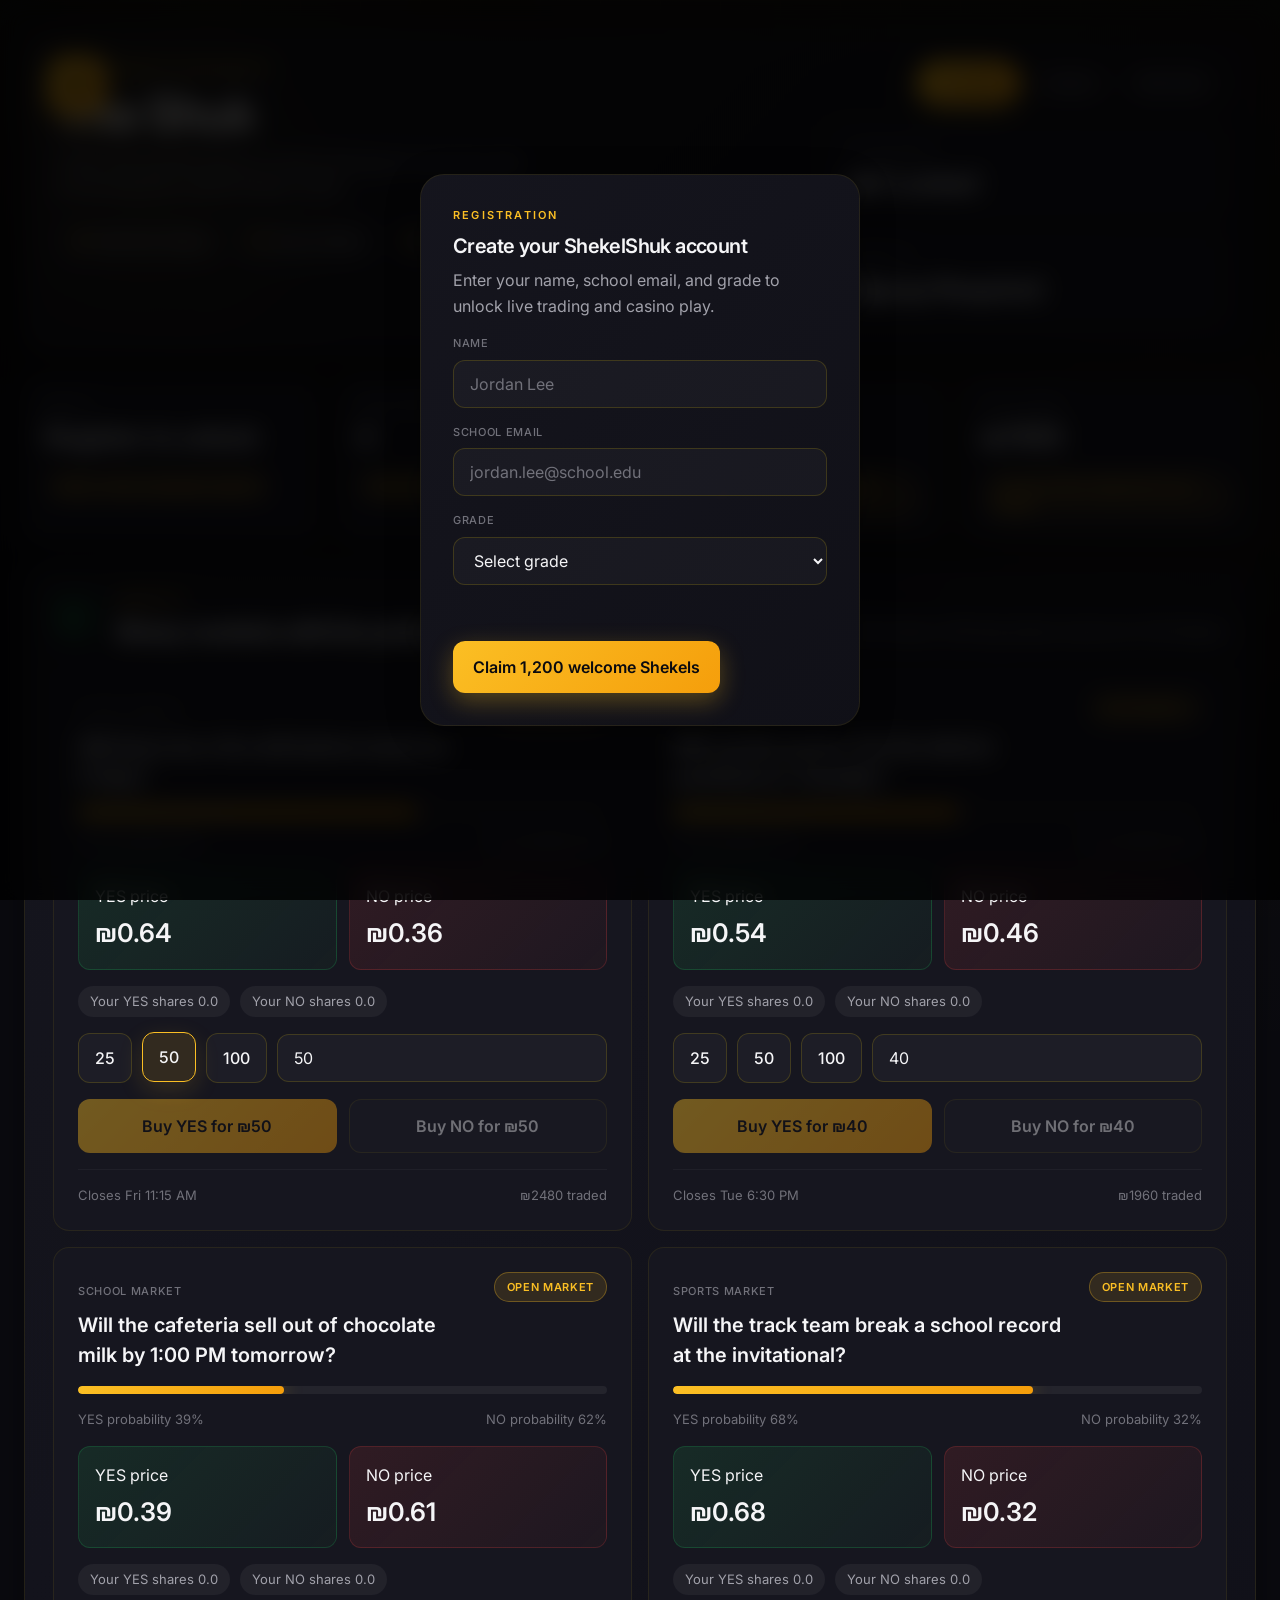
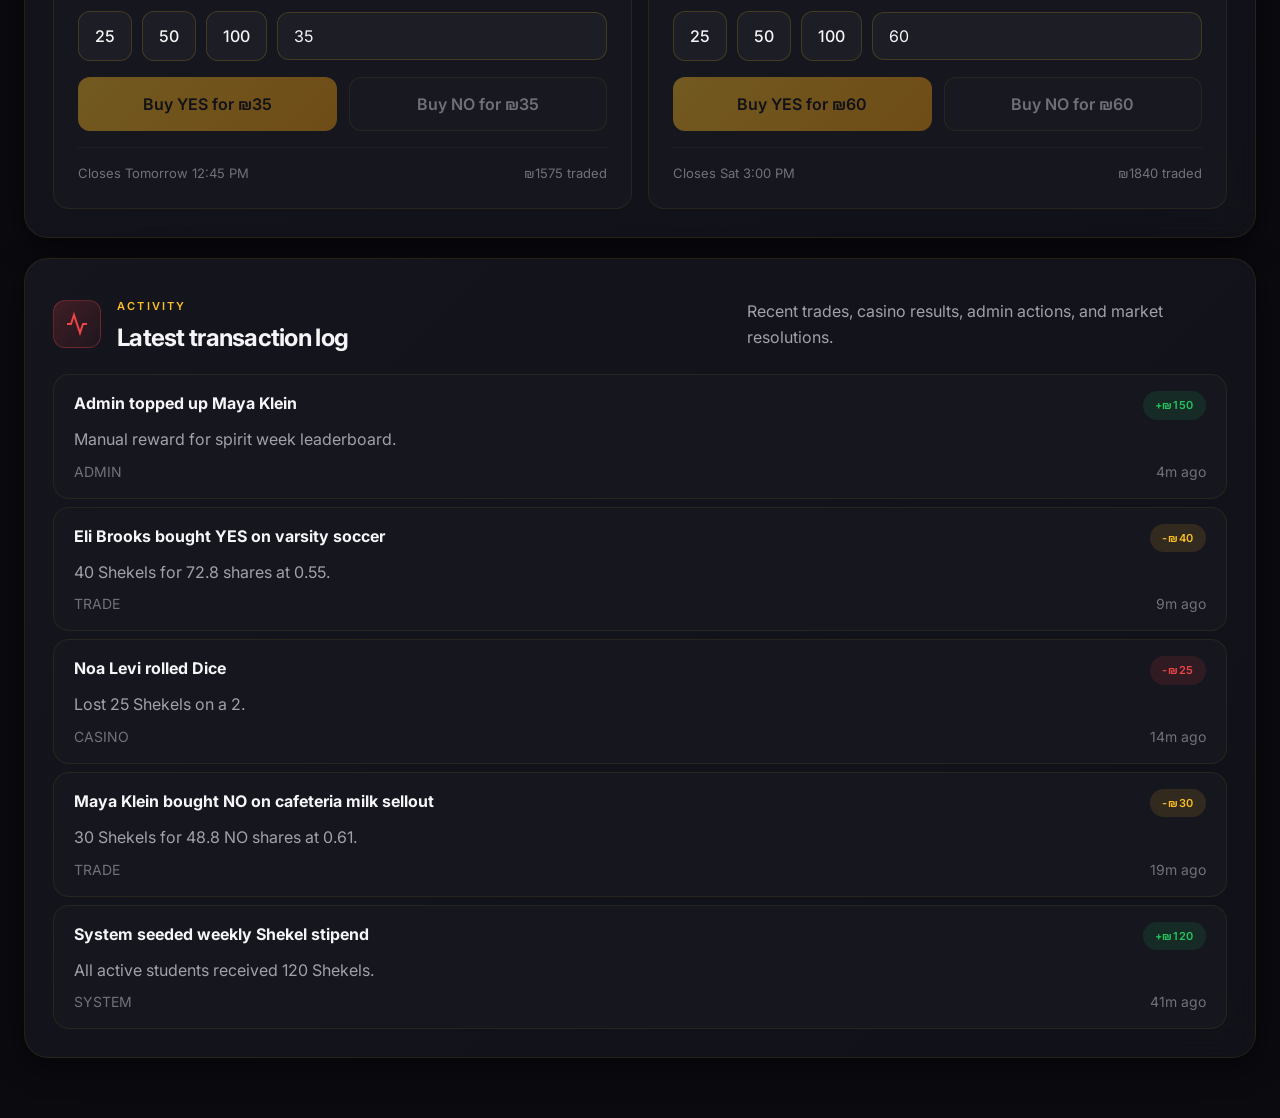
<file: index.html>
<!doctype html>
<html lang="en">
  <head>
    <meta charset="utf-8" />
    <meta name="viewport" content="width=device-width, initial-scale=1" />
    <meta name="theme-color" content="#0a0a0f" />
    <title>ShekelShuk | The Shuk</title>
    <link rel="preconnect" href="https://fonts.googleapis.com">
    <link rel="preconnect" href="https://fonts.gstatic.com" crossorigin>
    <link href="https://fonts.googleapis.com/css2?family=Inter:wght@400;500;600;700;800&display=swap" rel="stylesheet">
    <link rel="stylesheet" href="styles.css" />
  </head>
  <body data-page="shuk">
    <!-- Animated Background Elements -->
    <div class="bg-grid"></div>
    <div class="bg-particles">
      <div class="particle particle-1"></div>
      <div class="particle particle-2"></div>
      <div class="particle particle-3"></div>
      <div class="particle particle-4"></div>
      <div class="particle particle-5"></div>
      <div class="particle particle-6"></div>
    </div>
    <div class="ambient ambient-a"></div>
    <div class="ambient ambient-b"></div>

    <div id="app" class="app-shell">
      <header class="hero page-hero glass-card">
        <div class="hero-badge">
          <svg class="hero-icon" viewBox="0 0 24 24" fill="none" stroke="currentColor" stroke-width="2">
            <path d="M12 2L2 7l10 5 10-5-10-5zM2 17l10 5 10-5M2 12l10 5 10-5"/>
          </svg>
        </div>
        <div class="hero-copy">
          <p class="eyebrow">
            <span class="eyebrow-icon">
              <svg viewBox="0 0 24 24" fill="none" stroke="currentColor" stroke-width="2">
                <circle cx="12" cy="12" r="10"/>
                <path d="M12 6v6l4 2"/>
              </svg>
            </span>
            Live Prediction Market
          </p>
          <h1>The Shuk</h1>
          <p class="hero-text">
            Trade YES and NO shares on school and sports outcomes with live pricing and a shared Shekel
            wallet.
          </p>
          <div class="hero-features">
            <div class="feature-chip">
              <svg viewBox="0 0 24 24" fill="none" stroke="currentColor" stroke-width="2">
                <path d="M13 2L3 14h9l-1 8 10-12h-9l1-8z"/>
              </svg>
              Real-time Trading
            </div>
            <div class="feature-chip">
              <svg viewBox="0 0 24 24" fill="none" stroke="currentColor" stroke-width="2">
                <path d="M12 22s8-4 8-10V5l-8-3-8 3v7c0 6 8 10 8 10z"/>
              </svg>
              Secure Wallet
            </div>
            <div class="feature-chip">
              <svg viewBox="0 0 24 24" fill="none" stroke="currentColor" stroke-width="2">
                <path d="M17 21v-2a4 4 0 0 0-4-4H5a4 4 0 0 0-4 4v2"/>
                <circle cx="9" cy="7" r="4"/>
                <path d="M23 21v-2a4 4 0 0 0-3-3.87M16 3.13a4 4 0 0 1 0 7.75"/>
              </svg>
              Social Trading
            </div>
          </div>
        </div>

        <div class="hero-actions">
          <nav class="nav-pills site-nav" aria-label="Primary">
            <a href="index.html" class="active" aria-current="page">The Shuk</a>
            <a href="casino.html">Casino</a>
            <a href="admin.html">God View</a>
          </nav>

          <div class="hero-stats">
            <div class="stat-chip">
              <span>Live Balance</span>
              <strong id="headerBalance">--</strong>
            </div>
            <div class="stat-chip">
              <span>Logged In</span>
              <strong id="headerUser">Signup Required</strong>
            </div>
          </div>
        </div>
      </header>

      <section id="metricStrip" class="metric-strip"></section>

      <main class="page-stack">
        <section class="panel glass-card">
          <div class="section-heading">
            <div class="section-title-group">
              <div class="section-icon section-icon-markets">
                <svg viewBox="0 0 24 24" fill="none" stroke="currentColor" stroke-width="2">
                  <path d="M3 3v18h18"/>
                  <path d="M18.7 8l-5.1 5.2-2.8-2.7L7 14.3"/>
                </svg>
              </div>
              <div>
                <p class="section-kicker">Markets</p>
                <h2>Binary markets with live pricing</h2>
              </div>
            </div>
            <p class="section-note">Buy YES or NO shares. Winning shares resolve at 1.00 Shekel.</p>
          </div>
          <div id="marketGrid" class="market-grid"></div>
        </section>

        <section class="panel glass-card">
          <div class="section-heading">
            <div class="section-title-group">
              <div class="section-icon section-icon-activity">
                <svg viewBox="0 0 24 24" fill="none" stroke="currentColor" stroke-width="2">
                  <path d="M22 12h-4l-3 9L9 3l-3 9H2"/>
                </svg>
              </div>
              <div>
                <p class="section-kicker">Activity</p>
                <h2>Latest transaction log</h2>
              </div>
            </div>
            <p class="section-note">Recent trades, casino results, admin actions, and market resolutions.</p>
          </div>
          <div id="transactionLog" class="transaction-log"></div>
        </section>
      </main>
    </div>

    <div id="signupModal" class="signup-modal" aria-hidden="true">
      <div class="signup-backdrop"></div>
      <form id="signupForm" class="signup-card glass-card">
        <p class="section-kicker">Registration</p>
        <h2>Create your ShekelShuk account</h2>
        <p class="signup-copy">Enter your name, school email, and grade to unlock live trading and casino play.</p>

        <label class="field">
          <span>Name</span>
          <input id="signupName" name="name" type="text" placeholder="Jordan Lee" autocomplete="name" required />
        </label>

        <label class="field">
          <span>School Email</span>
          <input
            id="signupEmail"
            name="email"
            type="email"
            placeholder="jordan.lee@school.edu"
            autocomplete="email"
            required
          />
        </label>

        <label class="field">
          <span>Grade</span>
          <select id="signupGrade" name="grade" required>
            <option value="">Select grade</option>
            <option value="9">9</option>
            <option value="10">10</option>
            <option value="11">11</option>
            <option value="12">12</option>
          </select>
        </label>

        <p id="signupMessage" class="form-message" role="status"></p>

        <button type="submit" class="primary-button">Claim 1,200 welcome Shekels</button>
      </form>
    </div>

    <script type="module" src="app.js"></script>
  </body>
</html>
</file>
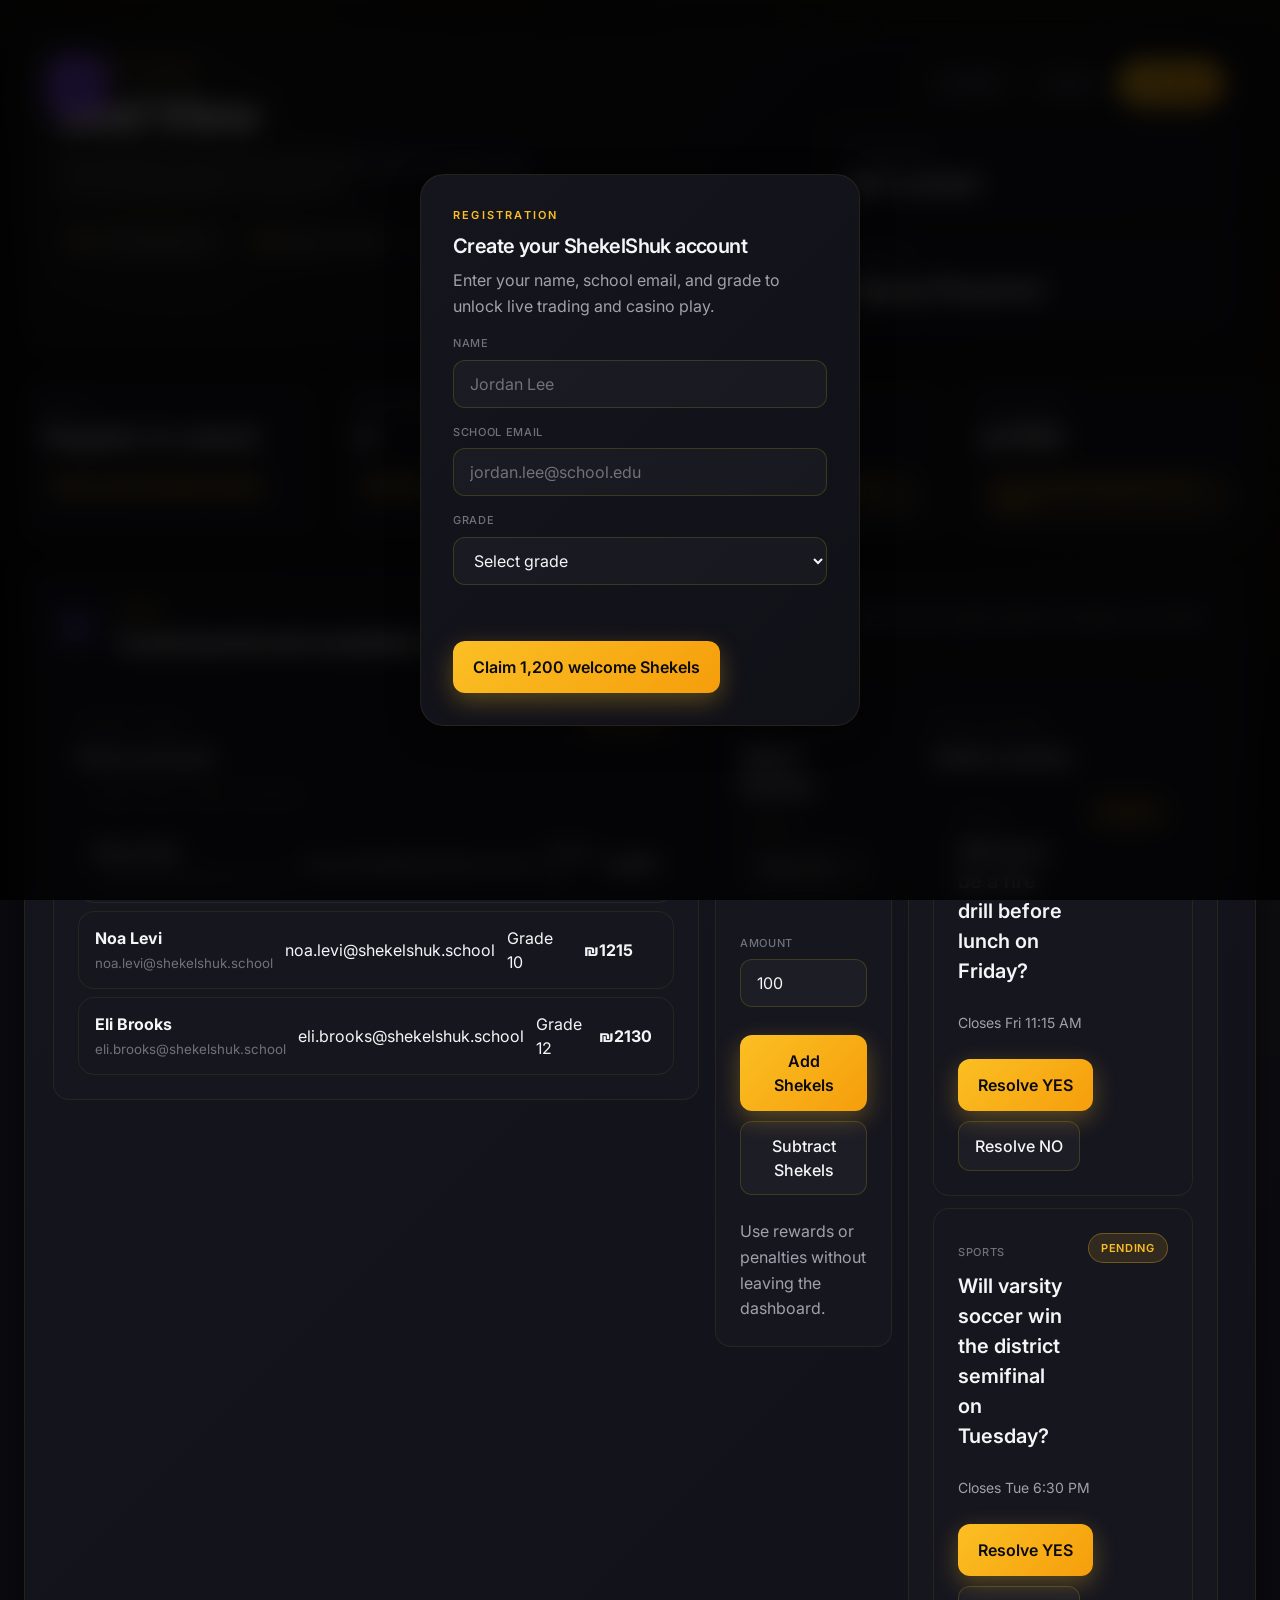
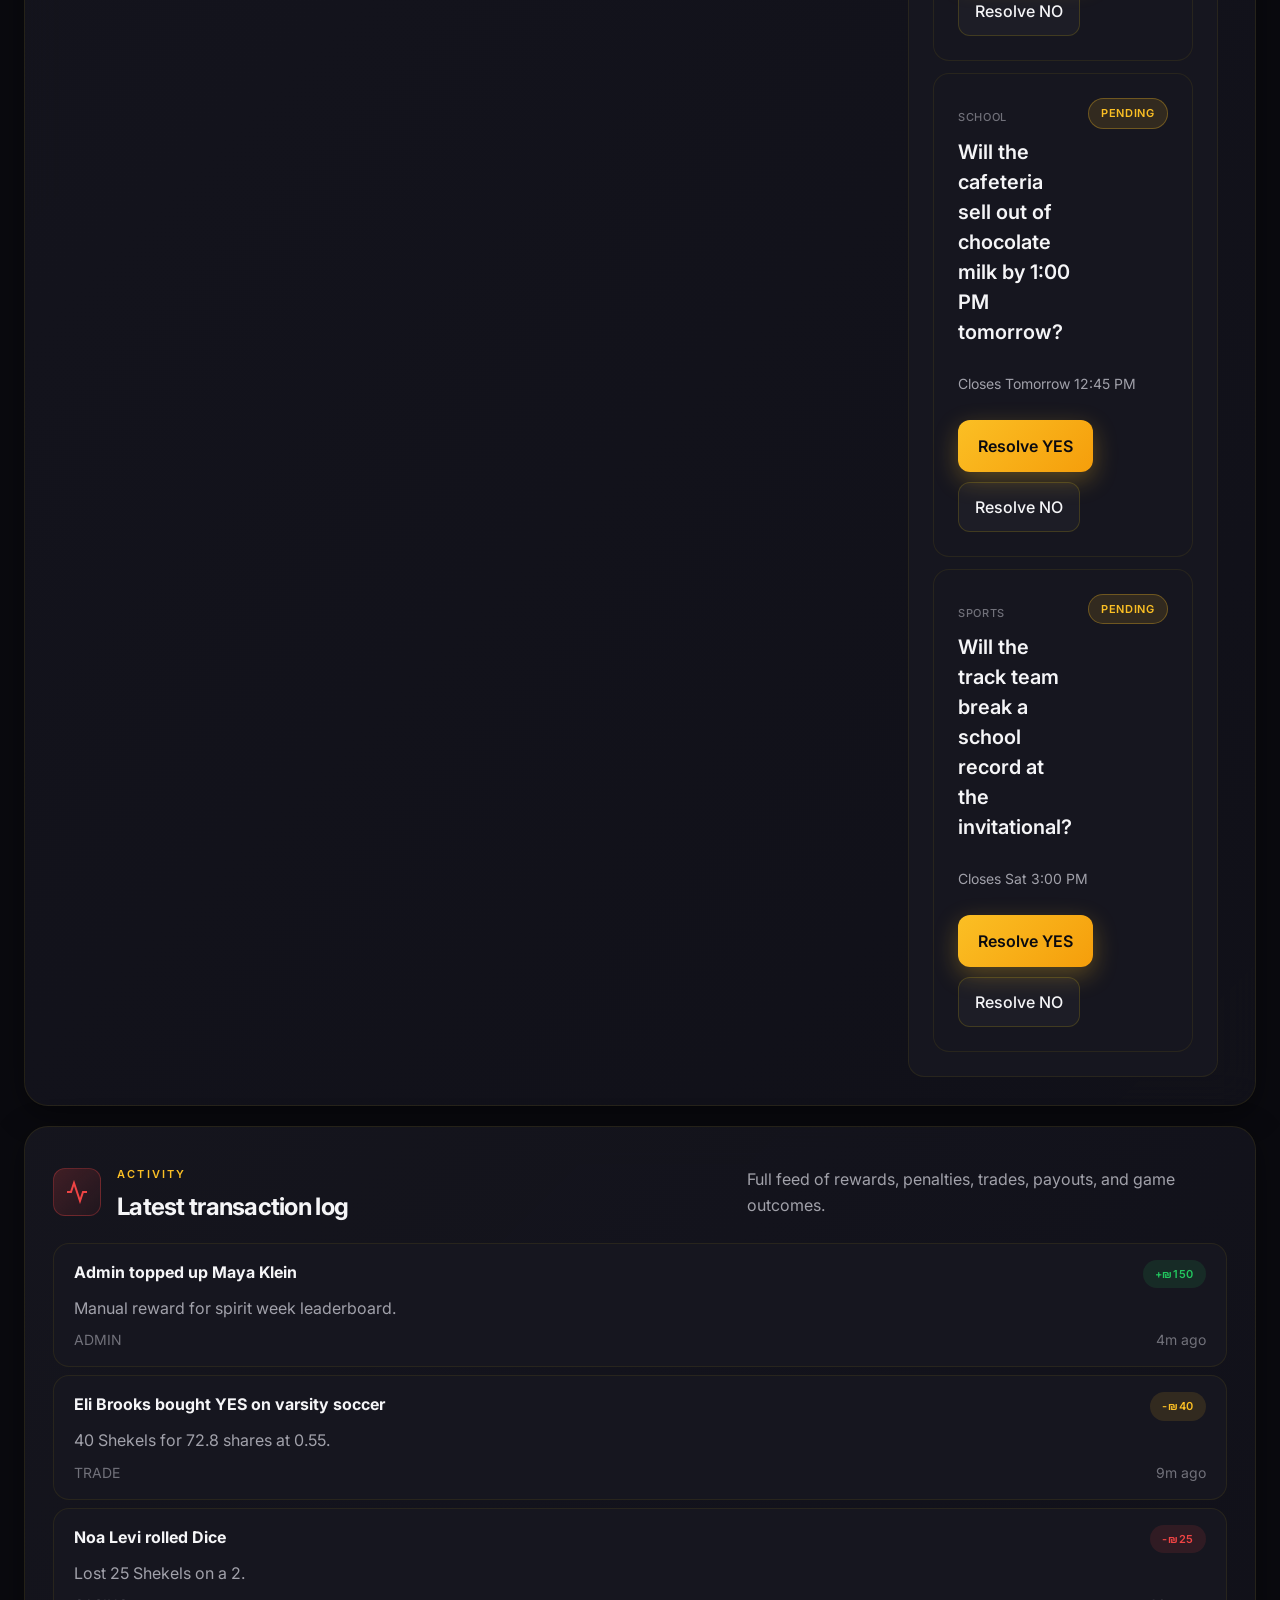
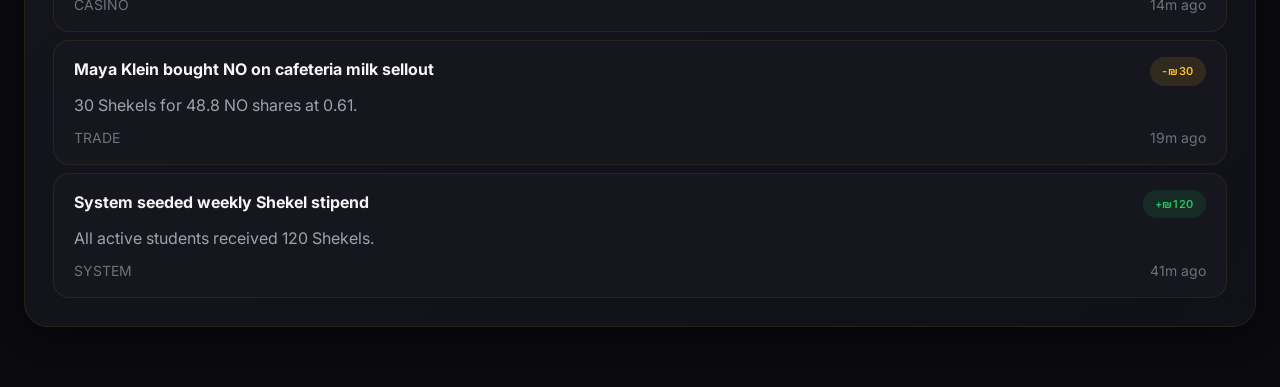
<file: admin.html>
<!doctype html>
<html lang="en">
  <head>
    <meta charset="utf-8" />
    <meta name="viewport" content="width=device-width, initial-scale=1" />
    <meta name="theme-color" content="#0a0a0f" />
    <title>ShekelShuk | God View</title>
    <link rel="preconnect" href="https://fonts.googleapis.com">
    <link rel="preconnect" href="https://fonts.gstatic.com" crossorigin>
    <link href="https://fonts.googleapis.com/css2?family=Inter:wght@400;500;600;700;800&display=swap" rel="stylesheet">
    <link rel="stylesheet" href="styles.css" />
  </head>
  <body data-page="admin">
    <!-- Animated Background Elements -->
    <div class="bg-grid"></div>
    <div class="bg-particles">
      <div class="particle particle-1"></div>
      <div class="particle particle-2"></div>
      <div class="particle particle-3"></div>
      <div class="particle particle-4"></div>
      <div class="particle particle-5"></div>
      <div class="particle particle-6"></div>
    </div>
    <div class="ambient ambient-a"></div>
    <div class="ambient ambient-b"></div>

    <div id="app" class="app-shell">
      <header class="hero page-hero glass-card">
        <div class="hero-badge admin-badge">
          <svg class="hero-icon" viewBox="0 0 24 24" fill="none" stroke="currentColor" stroke-width="2">
            <path d="M12 22s8-4 8-10V5l-8-3-8 3v7c0 6 8 10 8 10z"/>
            <path d="M9 12l2 2 4-4"/>
          </svg>
        </div>
        <div class="hero-copy">
          <p class="eyebrow">
            <span class="eyebrow-icon">
              <svg viewBox="0 0 24 24" fill="none" stroke="currentColor" stroke-width="2">
                <circle cx="12" cy="12" r="3"/>
                <path d="M12 1v6M12 17v6M4.22 4.22l4.24 4.24M15.54 15.54l4.24 4.24M1 12h6M17 12h6M4.22 19.78l4.24-4.24M15.54 8.46l4.24-4.24"/>
              </svg>
            </span>
            Admin Control
          </p>
          <h1>God View</h1>
          <p class="hero-text">
            Audit balances, issue manual adjustments, resolve markets, and review the latest platform
            transactions.
          </p>
          <div class="hero-features">
            <div class="feature-chip">
              <svg viewBox="0 0 24 24" fill="none" stroke="currentColor" stroke-width="2">
                <path d="M17 21v-2a4 4 0 0 0-4-4H5a4 4 0 0 0-4 4v2"/>
                <circle cx="9" cy="7" r="4"/>
                <path d="M23 21v-2a4 4 0 0 0-3-3.87M16 3.13a4 4 0 0 1 0 7.75"/>
              </svg>
              User Management
            </div>
            <div class="feature-chip">
              <svg viewBox="0 0 24 24" fill="none" stroke="currentColor" stroke-width="2">
                <rect x="1" y="4" width="22" height="16" rx="2" ry="2"/>
                <line x1="1" y1="10" x2="23" y2="10"/>
              </svg>
              Balance Control
            </div>
            <div class="feature-chip">
              <svg viewBox="0 0 24 24" fill="none" stroke="currentColor" stroke-width="2">
                <polyline points="22 12 18 12 15 21 9 3 6 12 2 12"/>
              </svg>
              Market Resolution
            </div>
          </div>
        </div>

        <div class="hero-actions">
          <nav class="nav-pills site-nav" aria-label="Primary">
            <a href="index.html">The Shuk</a>
            <a href="casino.html">Casino</a>
            <a href="admin.html" class="active" aria-current="page">God View</a>
          </nav>

          <div class="hero-stats">
            <div class="stat-chip">
              <span>Live Balance</span>
              <strong id="headerBalance">--</strong>
            </div>
            <div class="stat-chip">
              <span>Logged In</span>
              <strong id="headerUser">Signup Required</strong>
            </div>
          </div>
        </div>
      </header>

      <section id="metricStrip" class="metric-strip"></section>

      <main class="page-stack">
        <section class="panel glass-card">
          <div class="section-heading">
            <div class="section-title-group">
              <div class="section-icon section-icon-admin">
                <svg viewBox="0 0 24 24" fill="none" stroke="currentColor" stroke-width="2">
                  <circle cx="12" cy="12" r="3"/>
                  <path d="M19.4 15a1.65 1.65 0 0 0 .33 1.82l.06.06a2 2 0 0 1 0 2.83 2 2 0 0 1-2.83 0l-.06-.06a1.65 1.65 0 0 0-1.82-.33 1.65 1.65 0 0 0-1 1.51V21a2 2 0 0 1-2 2 2 2 0 0 1-2-2v-.09A1.65 1.65 0 0 0 9 19.4a1.65 1.65 0 0 0-1.82.33l-.06.06a2 2 0 0 1-2.83 0 2 2 0 0 1 0-2.83l.06-.06a1.65 1.65 0 0 0 .33-1.82 1.65 1.65 0 0 0-1.51-1H3a2 2 0 0 1-2-2 2 2 0 0 1 2-2h.09A1.65 1.65 0 0 0 4.6 9a1.65 1.65 0 0 0-.33-1.82l-.06-.06a2 2 0 0 1 0-2.83 2 2 0 0 1 2.83 0l.06.06a1.65 1.65 0 0 0 1.82.33H9a1.65 1.65 0 0 0 1-1.51V3a2 2 0 0 1 2-2 2 2 0 0 1 2 2v.09a1.65 1.65 0 0 0 1 1.51 1.65 1.65 0 0 0 1.82-.33l.06-.06a2 2 0 0 1 2.83 0 2 2 0 0 1 0 2.83l-.06.06a1.65 1.65 0 0 0-.33 1.82V9a1.65 1.65 0 0 0 1.51 1H21a2 2 0 0 1 2 2 2 2 0 0 1-2 2h-.09a1.65 1.65 0 0 0-1.51 1z"/>
                </svg>
              </div>
              <div>
                <p class="section-kicker">Admin</p>
                <h2>Control panel and resolution tools</h2>
              </div>
            </div>
            <p class="section-note">See every student account, apply balance changes, and settle markets.</p>
          </div>
          <div id="adminGrid" class="admin-grid"></div>
        </section>

        <section class="panel glass-card">
          <div class="section-heading">
            <div class="section-title-group">
              <div class="section-icon section-icon-activity">
                <svg viewBox="0 0 24 24" fill="none" stroke="currentColor" stroke-width="2">
                  <path d="M22 12h-4l-3 9L9 3l-3 9H2"/>
                </svg>
              </div>
              <div>
                <p class="section-kicker">Activity</p>
                <h2>Latest transaction log</h2>
              </div>
            </div>
            <p class="section-note">Full feed of rewards, penalties, trades, payouts, and game outcomes.</p>
          </div>
          <div id="transactionLog" class="transaction-log"></div>
        </section>
      </main>
    </div>

    <div id="signupModal" class="signup-modal" aria-hidden="true">
      <div class="signup-backdrop"></div>
      <form id="signupForm" class="signup-card glass-card">
        <p class="section-kicker">Registration</p>
        <h2>Create your ShekelShuk account</h2>
        <p class="signup-copy">Enter your name, school email, and grade to unlock live trading and casino play.</p>

        <label class="field">
          <span>Name</span>
          <input id="signupName" name="name" type="text" placeholder="Jordan Lee" autocomplete="name" required />
        </label>

        <label class="field">
          <span>School Email</span>
          <input
            id="signupEmail"
            name="email"
            type="email"
            placeholder="jordan.lee@school.edu"
            autocomplete="email"
            required
          />
        </label>

        <label class="field">
          <span>Grade</span>
          <select id="signupGrade" name="grade" required>
            <option value="">Select grade</option>
            <option value="9">9</option>
            <option value="10">10</option>
            <option value="11">11</option>
            <option value="12">12</option>
          </select>
        </label>

        <p id="signupMessage" class="form-message" role="status"></p>

        <button type="submit" class="primary-button">Claim 1,200 welcome Shekels</button>
      </form>
    </div>

    <script type="module" src="app.js"></script>
  </body>
</html>
</file>
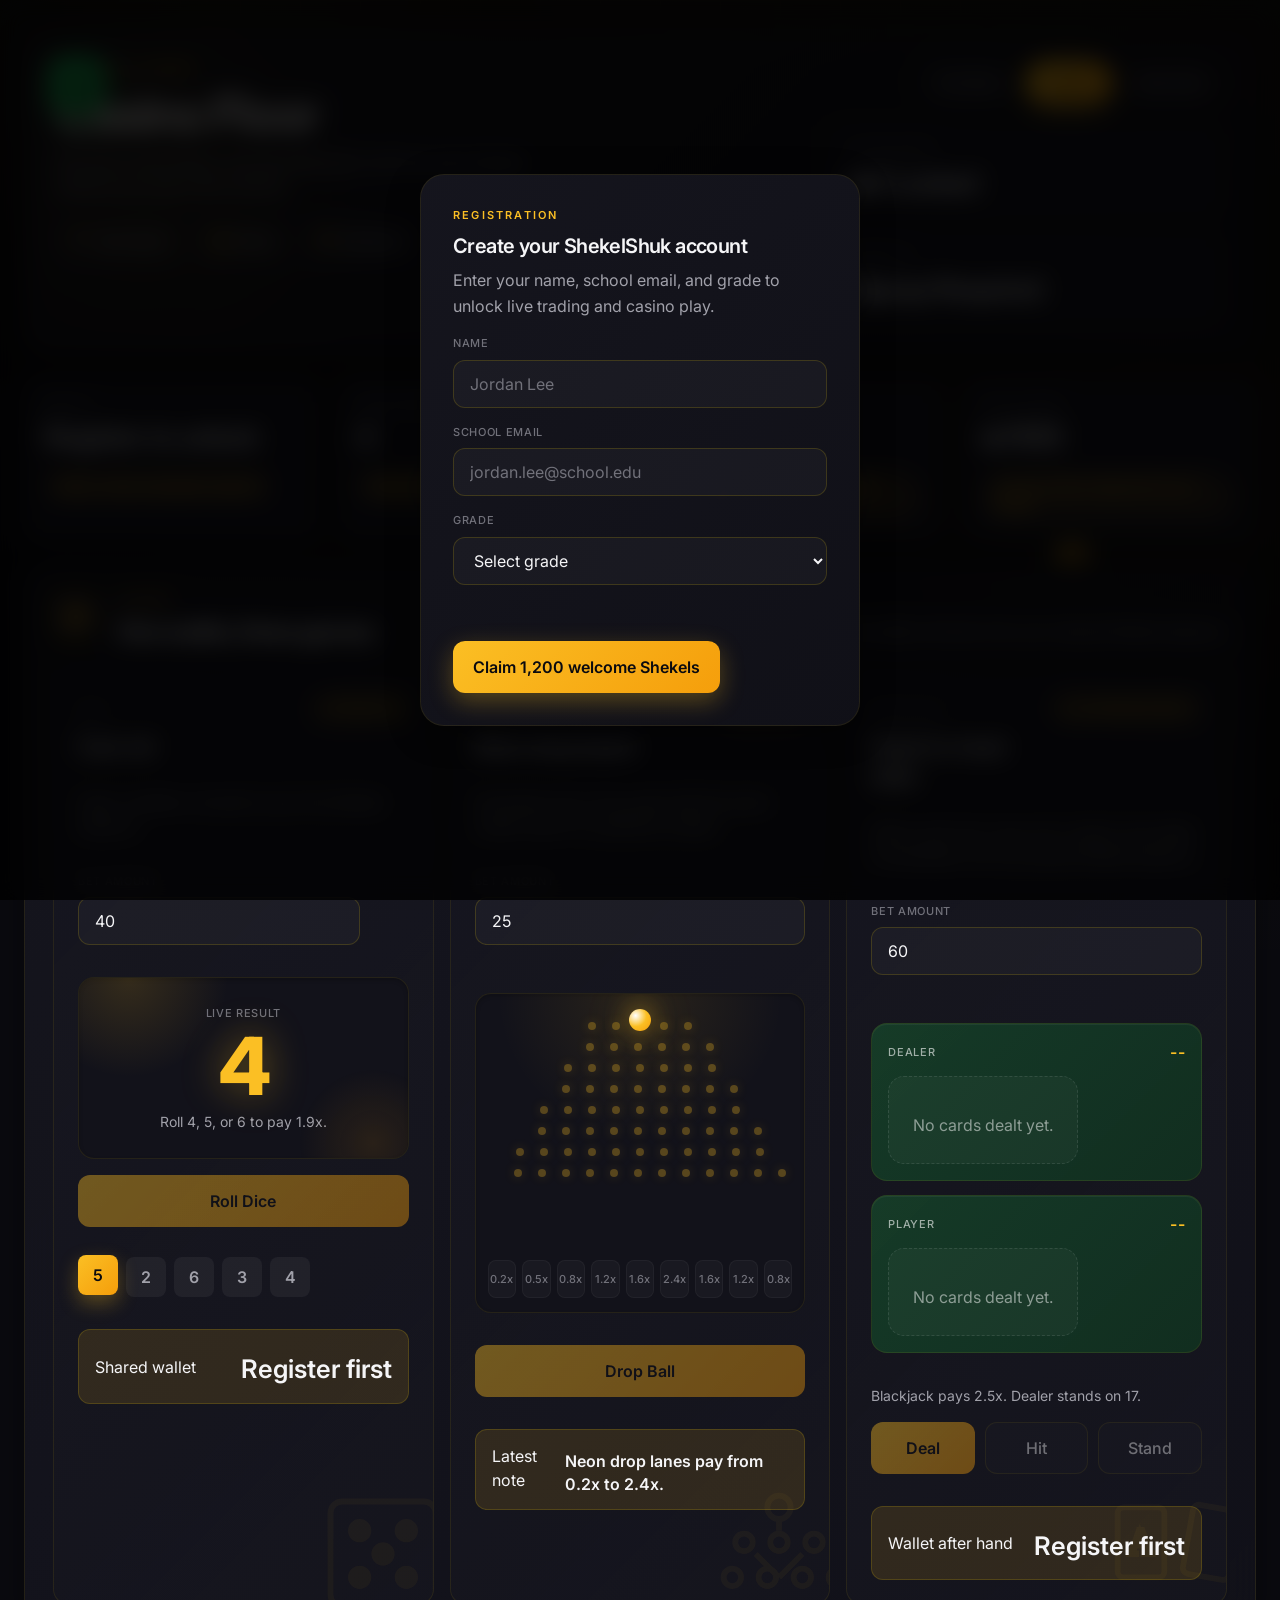
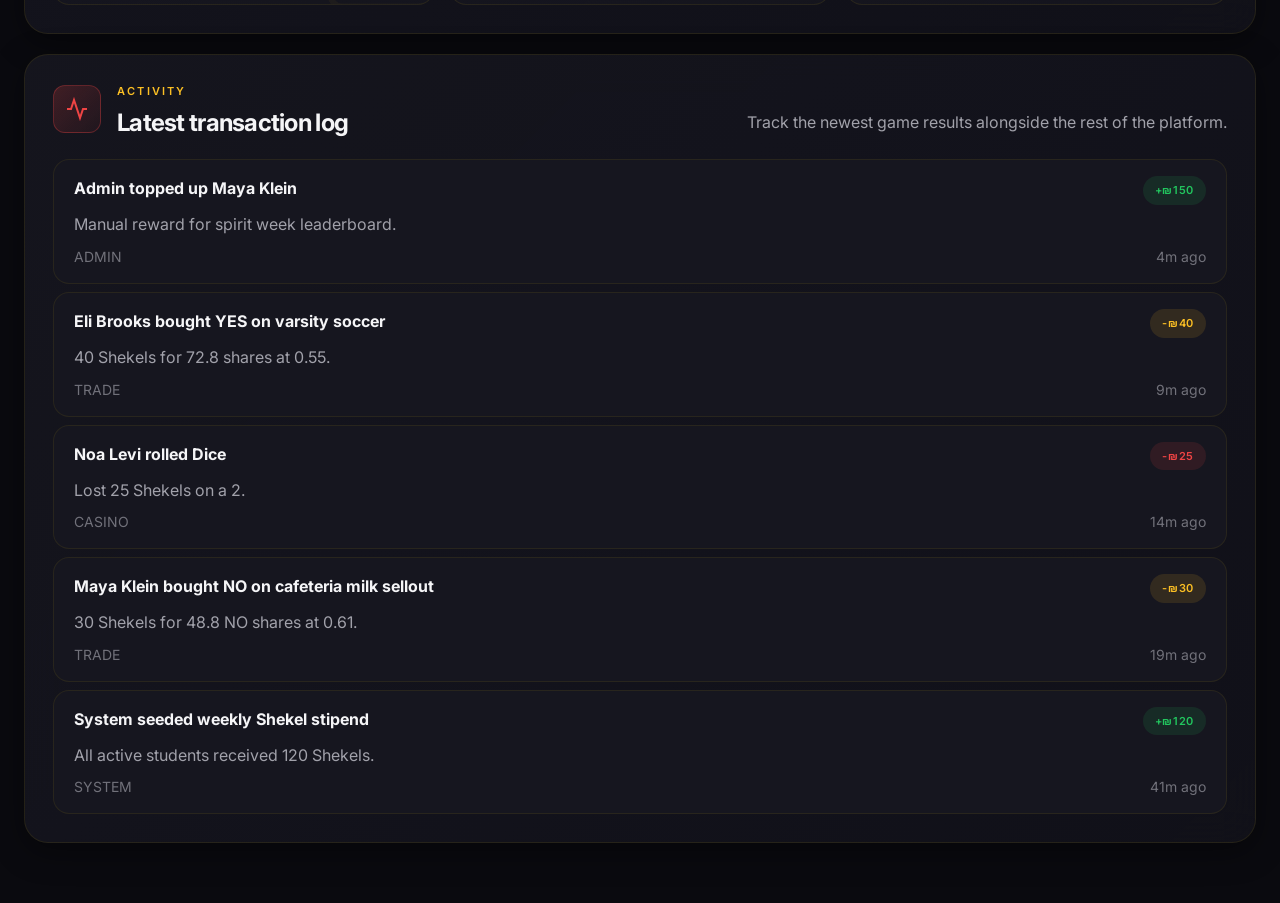
<file: casino.html>
<!doctype html>
<html lang="en">
  <head>
    <meta charset="utf-8" />
    <meta name="viewport" content="width=device-width, initial-scale=1" />
    <meta name="theme-color" content="#0a0a0f" />
    <title>ShekelShuk | Casino</title>
    <link rel="preconnect" href="https://fonts.googleapis.com">
    <link rel="preconnect" href="https://fonts.gstatic.com" crossorigin>
    <link href="https://fonts.googleapis.com/css2?family=Inter:wght@400;500;600;700;800&display=swap" rel="stylesheet">
    <link rel="stylesheet" href="styles.css" />
  </head>
  <body data-page="casino">
    <!-- Animated Background Elements -->
    <div class="bg-grid"></div>
    <div class="bg-particles">
      <div class="particle particle-1"></div>
      <div class="particle particle-2"></div>
      <div class="particle particle-3"></div>
      <div class="particle particle-4"></div>
      <div class="particle particle-5"></div>
      <div class="particle particle-6"></div>
    </div>
    <div class="floating-coins">
      <div class="floating-coin coin-1">$</div>
      <div class="floating-coin coin-2">$</div>
      <div class="floating-coin coin-3">$</div>
    </div>
    <div class="ambient ambient-a"></div>
    <div class="ambient ambient-b"></div>

    <div id="app" class="app-shell">
      <header class="hero page-hero glass-card">
        <div class="hero-badge casino-badge">
          <svg class="hero-icon" viewBox="0 0 24 24" fill="none" stroke="currentColor" stroke-width="2">
            <rect x="2" y="4" width="20" height="16" rx="2"/>
            <path d="M12 8v8M8 12h8"/>
          </svg>
        </div>
        <div class="hero-copy">
          <p class="eyebrow">
            <span class="eyebrow-icon">
              <svg viewBox="0 0 24 24" fill="none" stroke="currentColor" stroke-width="2">
                <path d="M6 3v12"/>
                <circle cx="18" cy="6" r="3"/>
                <circle cx="6" cy="18" r="3"/>
                <path d="M18 9a9 9 0 0 1-9 9"/>
              </svg>
            </span>
            Social Casino
          </p>
          <h1>Casino Floor</h1>
          <p class="hero-text">
            Roll Dice, drop Plinko, and play Blackjack with the same Shekel balance you use in the
            markets.
          </p>
          <div class="hero-features">
            <div class="feature-chip">
              <svg viewBox="0 0 24 24" fill="none" stroke="currentColor" stroke-width="2">
                <rect x="2" y="2" width="8" height="8" rx="1"/>
                <circle cx="6" cy="6" r="1"/>
              </svg>
              Dice Game
            </div>
            <div class="feature-chip">
              <svg viewBox="0 0 24 24" fill="none" stroke="currentColor" stroke-width="2">
                <circle cx="12" cy="12" r="10"/>
                <circle cx="12" cy="12" r="3"/>
              </svg>
              Plinko
            </div>
            <div class="feature-chip">
              <svg viewBox="0 0 24 24" fill="none" stroke="currentColor" stroke-width="2">
                <rect x="3" y="4" width="6" height="8" rx="1"/>
                <rect x="11" y="4" width="6" height="8" rx="1"/>
                <path d="M6 16h12"/>
              </svg>
              Blackjack
            </div>
          </div>
        </div>

        <div class="hero-actions">
          <nav class="nav-pills site-nav" aria-label="Primary">
            <a href="index.html">The Shuk</a>
            <a href="casino.html" class="active" aria-current="page">Casino</a>
            <a href="admin.html">God View</a>
          </nav>

          <div class="hero-stats">
            <div class="stat-chip">
              <span>Live Balance</span>
              <strong id="headerBalance">--</strong>
            </div>
            <div class="stat-chip">
              <span>Logged In</span>
              <strong id="headerUser">Signup Required</strong>
            </div>
          </div>
        </div>
      </header>

      <section id="metricStrip" class="metric-strip"></section>

      <main class="page-stack">
        <section class="panel glass-card">
          <div class="section-heading">
            <div class="section-title-group">
              <div class="section-icon section-icon-games">
                <svg viewBox="0 0 24 24" fill="none" stroke="currentColor" stroke-width="2">
                  <circle cx="12" cy="12" r="10"/>
                  <polygon points="10 8 16 12 10 16 10 8"/>
                </svg>
              </div>
              <div>
                <p class="section-kicker">Casino</p>
                <h2>One wallet, three games</h2>
              </div>
            </div>
            <p class="section-note">Every game settles directly into your shared Shekel balance.</p>
          </div>
          <div id="casinoGrid" class="casino-grid"></div>
        </section>

        <section class="panel glass-card">
          <div class="section-heading">
            <div class="section-title-group">
              <div class="section-icon section-icon-activity">
                <svg viewBox="0 0 24 24" fill="none" stroke="currentColor" stroke-width="2">
                  <path d="M22 12h-4l-3 9L9 3l-3 9H2"/>
                </svg>
              </div>
              <div>
                <p class="section-kicker">Activity</p>
                <h2>Latest transaction log</h2>
              </div>
            </div>
            <p class="section-note">Track the newest game results alongside the rest of the platform.</p>
          </div>
          <div id="transactionLog" class="transaction-log"></div>
        </section>
      </main>
    </div>

    <div id="signupModal" class="signup-modal" aria-hidden="true">
      <div class="signup-backdrop"></div>
      <form id="signupForm" class="signup-card glass-card">
        <p class="section-kicker">Registration</p>
        <h2>Create your ShekelShuk account</h2>
        <p class="signup-copy">Enter your name, school email, and grade to unlock live trading and casino play.</p>

        <label class="field">
          <span>Name</span>
          <input id="signupName" name="name" type="text" placeholder="Jordan Lee" autocomplete="name" required />
        </label>

        <label class="field">
          <span>School Email</span>
          <input
            id="signupEmail"
            name="email"
            type="email"
            placeholder="jordan.lee@school.edu"
            autocomplete="email"
            required
          />
        </label>

        <label class="field">
          <span>Grade</span>
          <select id="signupGrade" name="grade" required>
            <option value="">Select grade</option>
            <option value="9">9</option>
            <option value="10">10</option>
            <option value="11">11</option>
            <option value="12">12</option>
          </select>
        </label>

        <p id="signupMessage" class="form-message" role="status"></p>

        <button type="submit" class="primary-button">Claim 1,200 welcome Shekels</button>
      </form>
    </div>

    <script type="module" src="app.js"></script>
  </body>
</html>
</file>
<file: styles.css>
/* ===================================================
   ShekelShuk - Premium Dark Trading & Casino Theme
   =================================================== */

:root {
  /* Core palette - Dark with gold accents */
  --bg: #0a0a0f;
  --bg-elevated: #12121a;
  --bg-card: #16161f;
  --bg-card-hover: #1c1c28;
  
  /* Borders & Lines */
  --line: rgba(255, 215, 0, 0.08);
  --line-strong: rgba(255, 215, 0, 0.16);
  --line-subtle: rgba(255, 255, 255, 0.04);
  
  /* Text colors */
  --text: #f5f5f7;
  --text-secondary: #a1a1aa;
  --text-muted: #71717a;
  
  /* Accent - Gold/Amber */
  --accent: #fbbf24;
  --accent-strong: #f59e0b;
  --accent-soft: rgba(251, 191, 36, 0.12);
  --accent-glow: rgba(251, 191, 36, 0.3);
  
  /* Status colors */
  --good: #22c55e;
  --good-soft: rgba(34, 197, 94, 0.12);
  --bad: #ef4444;
  --bad-soft: rgba(239, 68, 68, 0.12);
  --warn: #f59e0b;
  
  /* Shadows & Effects */
  --shadow-sm: 0 2px 8px rgba(0, 0, 0, 0.3);
  --shadow-md: 0 8px 32px rgba(0, 0, 0, 0.4);
  --shadow-lg: 0 24px 64px rgba(0, 0, 0, 0.5);
  --shadow-glow: 0 0 40px rgba(251, 191, 36, 0.15);
  
  /* Border radius */
  --radius-lg: 24px;
  --radius-md: 16px;
  --radius-sm: 12px;
  --radius-xs: 8px;
}

* {
  box-sizing: border-box;
}

html {
  scroll-behavior: smooth;
}

body {
  margin: 0;
  min-height: 100vh;
  color: var(--text);
  font-family: "Inter", "SF Pro Display", -apple-system, BlinkMacSystemFont, "Segoe UI", sans-serif;
  background: var(--bg);
  background-image: 
    radial-gradient(ellipse 80% 50% at 50% -20%, rgba(251, 191, 36, 0.08), transparent),
    radial-gradient(ellipse 60% 40% at 100% 0%, rgba(251, 191, 36, 0.04), transparent);
  line-height: 1.5;
  -webkit-font-smoothing: antialiased;
}

a {
  color: inherit;
  text-decoration: none;
}

button,
input,
select {
  font: inherit;
}

button {
  cursor: pointer;
}

/* ===== Ambient Background Effects ===== */
.bg-grid {
  position: fixed;
  inset: 0;
  background-image: 
    linear-gradient(rgba(251, 191, 36, 0.03) 1px, transparent 1px),
    linear-gradient(90deg, rgba(251, 191, 36, 0.03) 1px, transparent 1px);
  background-size: 60px 60px;
  mask-image: radial-gradient(ellipse 80% 50% at 50% 0%, black 20%, transparent 70%);
  -webkit-mask-image: radial-gradient(ellipse 80% 50% at 50% 0%, black 20%, transparent 70%);
  pointer-events: none;
  z-index: 0;
}

/* Floating Particles */
.bg-particles {
  position: fixed;
  inset: 0;
  overflow: hidden;
  pointer-events: none;
  z-index: 0;
}

.particle {
  position: absolute;
  width: 4px;
  height: 4px;
  border-radius: 50%;
  background: var(--accent);
  opacity: 0.4;
  animation: float-particle 20s infinite ease-in-out;
}

.particle-1 { left: 10%; top: 20%; animation-delay: 0s; animation-duration: 25s; }
.particle-2 { left: 25%; top: 60%; animation-delay: -5s; animation-duration: 20s; }
.particle-3 { left: 60%; top: 30%; animation-delay: -10s; animation-duration: 30s; }
.particle-4 { left: 75%; top: 70%; animation-delay: -3s; animation-duration: 22s; }
.particle-5 { left: 85%; top: 15%; animation-delay: -8s; animation-duration: 28s; }
.particle-6 { left: 40%; top: 80%; animation-delay: -12s; animation-duration: 24s; }

@keyframes float-particle {
  0%, 100% { transform: translate(0, 0) scale(1); opacity: 0.4; }
  25% { transform: translate(30px, -50px) scale(1.5); opacity: 0.6; }
  50% { transform: translate(-20px, -100px) scale(1); opacity: 0.3; }
  75% { transform: translate(40px, -50px) scale(1.2); opacity: 0.5; }
}

/* Floating Casino Coins */
.floating-coins {
  position: fixed;
  inset: 0;
  overflow: hidden;
  pointer-events: none;
  z-index: 0;
}

.floating-coin {
  position: absolute;
  width: 32px;
  height: 32px;
  border-radius: 50%;
  background: linear-gradient(135deg, var(--accent), var(--accent-strong));
  color: var(--bg);
  display: grid;
  place-items: center;
  font-weight: 700;
  font-size: 14px;
  box-shadow: 0 4px 20px rgba(251, 191, 36, 0.3);
  animation: float-coin 15s infinite ease-in-out;
  opacity: 0.6;
}

.coin-1 { right: 8%; top: 30%; animation-delay: 0s; }
.coin-2 { right: 15%; top: 60%; animation-delay: -5s; animation-duration: 18s; }
.coin-3 { right: 5%; top: 75%; animation-delay: -10s; animation-duration: 20s; }

@keyframes float-coin {
  0%, 100% { transform: translateY(0) rotate(0deg); }
  50% { transform: translateY(-30px) rotate(180deg); }
}

.ambient {
  position: fixed;
  width: 600px;
  height: 600px;
  border-radius: 50%;
  background: radial-gradient(circle, rgba(251, 191, 36, 0.06) 0%, transparent 70%);
  filter: blur(80px);
  pointer-events: none;
  z-index: 0;
}

.ambient-a {
  top: -200px;
  left: -100px;
}

.ambient-b {
  right: -200px;
  bottom: 100px;
  background: radial-gradient(circle, rgba(245, 158, 11, 0.05) 0%, transparent 70%);
}

/* ===== Layout Shell ===== */
.app-shell {
  position: relative;
  z-index: 1;
  width: min(1400px, calc(100% - 48px));
  margin: 0 auto;
  padding: 32px 0 60px;
}

/* ===== Glass Card Base ===== */
.glass-card {
  background: linear-gradient(
    135deg,
    rgba(22, 22, 31, 0.95),
    rgba(18, 18, 26, 0.9)
  );
  border: 1px solid var(--line);
  border-radius: var(--radius-lg);
  box-shadow: var(--shadow-md);
  backdrop-filter: blur(20px);
}

/* ===== Hero Section ===== */
.hero {
  display: grid;
  grid-template-columns: 1.4fr 1fr;
  gap: 32px;
  padding: 32px;
  align-items: start;
  position: relative;
  overflow: hidden;
}

.hero::before {
  content: "";
  position: absolute;
  top: -50%;
  left: -20%;
  width: 60%;
  height: 200%;
  background: radial-gradient(ellipse, rgba(251, 191, 36, 0.06), transparent 50%);
  pointer-events: none;
}

.page-hero {
  grid-template-columns: minmax(0, 1.3fr) minmax(340px, 0.7fr);
  padding: 28px 32px;
}

/* Hero Badge Icon */
.hero-badge {
  position: absolute;
  top: 24px;
  left: 24px;
  width: 56px;
  height: 56px;
  border-radius: var(--radius-md);
  background: linear-gradient(135deg, var(--accent), var(--accent-strong));
  display: grid;
  place-items: center;
  box-shadow: 0 8px 32px rgba(251, 191, 36, 0.3);
  animation: badge-pulse 3s infinite ease-in-out;
}

.casino-badge {
  background: linear-gradient(135deg, #22c55e, #16a34a);
  box-shadow: 0 8px 32px rgba(34, 197, 94, 0.3);
}

.admin-badge {
  background: linear-gradient(135deg, #8b5cf6, #7c3aed);
  box-shadow: 0 8px 32px rgba(139, 92, 246, 0.3);
}

.hero-badge .hero-icon {
  width: 28px;
  height: 28px;
  color: var(--bg);
}

@keyframes badge-pulse {
  0%, 100% { transform: scale(1); }
  50% { transform: scale(1.05); }
}

.eyebrow,
.section-kicker {
  margin: 0 0 12px;
  text-transform: uppercase;
  letter-spacing: 0.2em;
  font-size: 11px;
  font-weight: 600;
  color: var(--accent);
  display: flex;
  align-items: center;
  gap: 8px;
}

.eyebrow-icon {
  display: inline-flex;
  width: 16px;
  height: 16px;
}

.eyebrow-icon svg {
  width: 100%;
  height: 100%;
}

/* Hero Features */
.hero-features {
  display: flex;
  gap: 12px;
  flex-wrap: wrap;
  margin-top: 20px;
}

.feature-chip {
  display: inline-flex;
  align-items: center;
  gap: 8px;
  padding: 10px 16px;
  border-radius: 999px;
  background: rgba(255, 255, 255, 0.04);
  border: 1px solid var(--line);
  color: var(--text-secondary);
  font-size: 13px;
  font-weight: 500;
  transition: all 200ms ease;
}

.feature-chip:hover {
  border-color: var(--accent);
  color: var(--accent);
  background: var(--accent-soft);
  transform: translateY(-2px);
}

.feature-chip svg {
  width: 16px;
  height: 16px;
  stroke: var(--accent);
}

.hero h1,
.section-heading h2,
.signup-card h2 {
  margin: 0;
  letter-spacing: -0.03em;
  line-height: 1;
  font-weight: 700;
}

.hero h1 {
  font-size: clamp(2.8rem, 6vw, 4.5rem);
  background: linear-gradient(135deg, var(--text) 0%, var(--text-secondary) 100%);
  -webkit-background-clip: text;
  -webkit-text-fill-color: transparent;
  background-clip: text;
}

.page-hero h1 {
  font-size: clamp(2rem, 4vw, 3rem);
}

.hero-text,
.section-note,
.signup-copy,
.market-meta,
.help-text,
.empty-copy {
  margin: 12px 0 0;
  color: var(--text-secondary);
  line-height: 1.6;
  max-width: 480px;
}

.hero-actions {
  display: grid;
  gap: 20px;
  justify-items: end;
}

/* ===== Navigation Pills ===== */
.nav-pills {
  display: flex;
  flex-wrap: wrap;
  gap: 8px;
  justify-content: flex-end;
}

.nav-pills a,
.mini-pill {
  border: 1px solid var(--line-strong);
  border-radius: 999px;
  padding: 10px 18px;
  background: rgba(255, 255, 255, 0.03);
  color: var(--text-secondary);
  font-size: 14px;
  font-weight: 500;
  transition: all 200ms ease;
}

.nav-pills a:hover,
.mini-pill:hover {
  color: var(--text);
  background: rgba(255, 255, 255, 0.06);
  border-color: var(--line-strong);
  transform: translateY(-1px);
}

.site-nav a.active {
  color: var(--bg);
  border-color: var(--accent);
  background: linear-gradient(135deg, var(--accent), var(--accent-strong));
  box-shadow: 0 8px 24px rgba(251, 191, 36, 0.25);
  font-weight: 600;
}

/* ===== Stats & Metrics ===== */
.hero-stats {
  display: grid;
  width: 100%;
  gap: 12px;
}

.stat-chip,
.metric-card,
.market-card,
.casino-card,
.admin-card,
.resolution-card,
.log-row,
.student-row {
  border: 1px solid var(--line);
  background: var(--bg-card);
  border-radius: var(--radius-md);
  transition: all 200ms ease;
}

.stat-chip {
  padding: 16px 20px;
}

.stat-chip span,
.metric-card span,
.market-topline,
.label,
.field span,
.small-label,
.table-head,
.card-lane span {
  display: block;
  color: var(--text-muted);
  font-size: 11px;
  letter-spacing: 0.06em;
  text-transform: uppercase;
  font-weight: 500;
}

.stat-chip strong,
.metric-card strong,
.market-prices strong,
.bank-pill strong,
.bank-pill span:last-child {
  display: block;
  font-size: clamp(1.1rem, 2.5vw, 1.6rem);
  margin-top: 6px;
  color: var(--text);
  font-weight: 600;
}

.metric-strip {
  display: grid;
  grid-template-columns: repeat(4, minmax(0, 1fr));
  gap: 16px;
  margin: 20px 0;
}

.metric-card {
  padding: 20px;
  min-height: 120px;
}

.metric-card:hover {
  border-color: var(--line-strong);
  background: var(--bg-card-hover);
}

.metric-card em {
  display: inline-flex;
  margin-top: 14px;
  padding: 6px 12px;
  border-radius: 999px;
  font-style: normal;
  font-size: 13px;
  font-weight: 500;
  color: var(--accent);
  background: var(--accent-soft);
}

/* ===== Dashboard & Page Layout ===== */
.dashboard {
  display: grid;
  gap: 20px;
}

.page-stack {
  display: grid;
  gap: 20px;
}

.panel {
  padding: 28px;
}

.section-heading {
  display: flex;
  justify-content: space-between;
  align-items: end;
  gap: 20px;
  margin-bottom: 24px;
}

.section-title-group {
  display: flex;
  align-items: center;
  gap: 16px;
}

.section-icon {
  width: 48px;
  height: 48px;
  border-radius: var(--radius-sm);
  display: grid;
  place-items: center;
  flex-shrink: 0;
}

.section-icon svg {
  width: 24px;
  height: 24px;
}

.section-icon-markets {
  background: linear-gradient(135deg, rgba(34, 197, 94, 0.2), rgba(34, 197, 94, 0.05));
  border: 1px solid rgba(34, 197, 94, 0.3);
  color: #22c55e;
}

.section-icon-activity {
  background: linear-gradient(135deg, rgba(239, 68, 68, 0.2), rgba(239, 68, 68, 0.05));
  border: 1px solid rgba(239, 68, 68, 0.3);
  color: #ef4444;
}

.section-icon-games {
  background: linear-gradient(135deg, rgba(251, 191, 36, 0.2), rgba(251, 191, 36, 0.05));
  border: 1px solid rgba(251, 191, 36, 0.3);
  color: var(--accent);
}

.section-icon-admin {
  background: linear-gradient(135deg, rgba(139, 92, 246, 0.2), rgba(139, 92, 246, 0.05));
  border: 1px solid rgba(139, 92, 246, 0.3);
  color: #8b5cf6;
}

.section-heading h2 {
  font-size: 1.5rem;
}

/* ===== Market Grid ===== */
.market-grid {
  display: grid;
  grid-template-columns: repeat(2, minmax(0, 1fr));
  gap: 16px;
}

.market-card {
  padding: 24px;
}

.market-card:hover,
.casino-card:hover,
.admin-card:hover,
.resolution-card:hover {
  transform: translateY(-4px);
  border-color: var(--accent);
  box-shadow: 
    var(--shadow-lg), 
    0 0 40px rgba(251, 191, 36, 0.15),
    inset 0 1px 0 rgba(251, 191, 36, 0.1);
}

/* Animated border gradient on hover */
.market-card,
.casino-card {
  position: relative;
  background: var(--bg-card);
}

.market-card::before,
.casino-card::before {
  content: "";
  position: absolute;
  inset: 0;
  border-radius: inherit;
  padding: 1px;
  background: linear-gradient(135deg, transparent, transparent);
  -webkit-mask: linear-gradient(#fff 0 0) content-box, linear-gradient(#fff 0 0);
  mask: linear-gradient(#fff 0 0) content-box, linear-gradient(#fff 0 0);
  -webkit-mask-composite: xor;
  mask-composite: exclude;
  pointer-events: none;
  opacity: 0;
  transition: opacity 300ms ease;
}

.market-card:hover::before,
.casino-card:hover::before {
  background: linear-gradient(135deg, var(--accent), transparent, var(--accent-strong));
  opacity: 1;
}

.market-head,
.card-head,
.admin-head,
.log-head,
.student-head {
  display: flex;
  justify-content: space-between;
  gap: 16px;
  align-items: start;
}

.market-card h3,
.casino-card h3,
.admin-card h3,
.signup-card h2 {
  font-size: 1.25rem;
  font-weight: 600;
}

.market-card h3,
.casino-card h3,
.admin-card h3,
.table-head,
.player-name {
  margin: 0;
}

/* ===== Status Pills ===== */
.status-pill,
.tone-pill {
  border-radius: 999px;
  padding: 6px 12px;
  font-size: 11px;
  font-weight: 600;
  text-transform: uppercase;
  letter-spacing: 0.06em;
  white-space: nowrap;
}

.status-pill {
  background: rgba(255, 255, 255, 0.05);
  border: 1px solid var(--line);
  color: var(--text-secondary);
}

.status-open {
  color: var(--accent);
  border-color: rgba(251, 191, 36, 0.3);
  background: var(--accent-soft);
}

.status-yes {
  color: var(--good);
  border-color: rgba(34, 197, 94, 0.3);
  background: var(--good-soft);
}

.status-no {
  color: var(--bad);
  border-color: rgba(239, 68, 68, 0.3);
  background: var(--bad-soft);
}

/* ===== Price Rail (Progress Bar) ===== */
.price-rail {
  position: relative;
  height: 8px;
  border-radius: 999px;
  background: rgba(255, 255, 255, 0.06);
  overflow: hidden;
  margin: 16px 0;
}

.price-fill {
  position: absolute;
  inset: 0 auto 0 0;
  border-radius: inherit;
  background: linear-gradient(90deg, var(--accent), var(--accent-strong));
  box-shadow: 0 0 20px rgba(251, 191, 36, 0.4);
}

.price-caption {
  display: flex;
  justify-content: space-between;
  gap: 10px;
  color: var(--text-muted);
  font-size: 13px;
}

/* ===== Price Boxes ===== */
.market-prices {
  display: grid;
  grid-template-columns: repeat(2, minmax(0, 1fr));
  gap: 12px;
  margin: 16px 0;
}

.price-box,
.wallet-panel,
.info-block {
  padding: 16px;
  border-radius: var(--radius-sm);
  border: 1px solid var(--line);
  background: rgba(255, 255, 255, 0.02);
}

.price-box.yes {
  background: linear-gradient(135deg, var(--good-soft), rgba(34, 197, 94, 0.04));
  border-color: rgba(34, 197, 94, 0.2);
}

.price-box.no {
  background: linear-gradient(135deg, var(--bad-soft), rgba(239, 68, 68, 0.04));
  border-color: rgba(239, 68, 68, 0.2);
}

/* ===== Position & Action Rows ===== */
.position-row,
.bank-row,
.bet-row,
.action-row,
.admin-actions,
.resolution-actions,
.table-row {
  display: flex;
  gap: 10px;
  flex-wrap: wrap;
  align-items: center;
}

.position-row {
  margin: 14px 0;
}

.tag {
  padding: 6px 12px;
  border-radius: 999px;
  background: rgba(255, 255, 255, 0.05);
  color: var(--text-secondary);
  font-size: 13px;
}

/* ===== Budget & Buttons ===== */
.budget-row {
  display: grid;
  grid-template-columns: repeat(3, auto) minmax(0, 1fr);
  gap: 10px;
  align-items: center;
  margin: 16px 0;
}

.budget-chip,
.secondary-button,
.ghost-button,
.trade-button,
.small-button {
  border: 1px solid var(--line-strong);
  border-radius: var(--radius-sm);
  background: rgba(255, 255, 255, 0.03);
  color: var(--text);
  padding: 12px 16px;
  font-weight: 500;
  transition: all 200ms ease;
}

.budget-chip.active,
.secondary-button:hover,
.ghost-button:hover,
.small-button:hover,
.trade-button:hover {
  border-color: var(--accent);
  background: var(--accent-soft);
  box-shadow: 0 8px 24px rgba(251, 191, 36, 0.15);
  transform: translateY(-1px);
}

.primary-button,
.trade-button.yes {
  border: none;
  color: var(--bg);
  background: linear-gradient(135deg, var(--accent), var(--accent-strong));
  box-shadow: 0 8px 24px rgba(251, 191, 36, 0.3);
  border-radius: var(--radius-sm);
  padding: 14px 20px;
  font-weight: 600;
  transition: all 200ms ease;
}

.primary-button:hover,
.trade-button.yes:hover {
  box-shadow: 0 12px 32px rgba(251, 191, 36, 0.4);
  transform: translateY(-2px);
}

.trade-button.no {
  border: 1px solid var(--line-strong);
  background: rgba(255, 255, 255, 0.03);
  border-radius: var(--radius-sm);
  padding: 14px 20px;
  font-weight: 600;
}

.trade-button,
.primary-button,
.secondary-button,
.ghost-button {
  min-height: 48px;
}

.trade-button[disabled],
.primary-button[disabled],
.secondary-button[disabled],
.ghost-button[disabled],
.small-button[disabled] {
  opacity: 0.4;
  cursor: not-allowed;
  transform: none;
  box-shadow: none;
}

/* ===== Form Inputs ===== */
input[type="number"],
input[type="text"],
input[type="email"],
select {
  width: 100%;
  min-height: 48px;
  border: 1px solid var(--line-strong);
  border-radius: var(--radius-sm);
  background: rgba(255, 255, 255, 0.03);
  padding: 0 16px;
  color: var(--text);
  outline: none;
  transition: all 200ms ease;
}

input::placeholder {
  color: var(--text-muted);
}

input:focus,
select:focus {
  border-color: var(--accent);
  box-shadow: 0 0 0 3px var(--accent-soft);
}

select {
  cursor: pointer;
}

.trade-actions {
  display: grid;
  grid-template-columns: repeat(2, minmax(0, 1fr));
  gap: 12px;
}

/* ===== Market Footer ===== */
.market-footer {
  margin-top: 16px;
  padding-top: 16px;
  border-top: 1px solid var(--line-subtle);
  color: var(--text-muted);
  display: flex;
  justify-content: space-between;
  gap: 12px;
  flex-wrap: wrap;
  font-size: 13px;
}

/* ===== Casino Grid ===== */
.casino-grid,
.admin-grid {
  display: grid;
  grid-template-columns: repeat(3, minmax(0, 1fr));
  gap: 16px;
}

.casino-card,
.admin-card,
.resolution-card {
  padding: 24px;
}

.casino-card {
  position: relative;
  overflow: hidden;
  display: grid;
  align-content: start;
  gap: 16px;
  min-height: 100%;
  background: linear-gradient(
    135deg,
    var(--bg-card) 0%,
    rgba(22, 22, 31, 0.8) 100%
  );
}

/* Decorative game icons in background */
.casino-card::after {
  content: "";
  position: absolute;
  right: -20px;
  bottom: -20px;
  width: 140px;
  height: 140px;
  background-repeat: no-repeat;
  background-position: center;
  opacity: 0.04;
  pointer-events: none;
  transition: opacity 200ms ease;
}

.casino-card:hover::after {
  opacity: 0.08;
}

.dice-card::after {
  background-image: url("data:image/svg+xml,%3Csvg viewBox='0 0 24 24' fill='none' stroke='%23fbbf24' stroke-width='1' xmlns='http://www.w3.org/2000/svg'%3E%3Crect x='3' y='3' width='18' height='18' rx='2'/%3E%3Ccircle cx='8' cy='8' r='1.5' fill='%23fbbf24'/%3E%3Ccircle cx='16' cy='8' r='1.5' fill='%23fbbf24'/%3E%3Ccircle cx='8' cy='16' r='1.5' fill='%23fbbf24'/%3E%3Ccircle cx='16' cy='16' r='1.5' fill='%23fbbf24'/%3E%3Ccircle cx='12' cy='12' r='1.5' fill='%23fbbf24'/%3E%3C/svg%3E");
}

.plinko-card::after {
  background-image: url("data:image/svg+xml,%3Csvg viewBox='0 0 24 24' fill='none' stroke='%23fbbf24' stroke-width='1' xmlns='http://www.w3.org/2000/svg'%3E%3Ccircle cx='12' cy='4' r='2'/%3E%3Ccircle cx='6' cy='10' r='1.5'/%3E%3Ccircle cx='12' cy='10' r='1.5'/%3E%3Ccircle cx='18' cy='10' r='1.5'/%3E%3Ccircle cx='4' cy='16' r='1.5'/%3E%3Ccircle cx='10' cy='16' r='1.5'/%3E%3Ccircle cx='16' cy='16' r='1.5'/%3E%3Ccircle cx='22' cy='16' r='1.5'/%3E%3Cpath d='M12 6v2M8 12l4 4M16 12l-4 4'/%3E%3C/svg%3E");
}

.blackjack-card::after {
  background-image: url("data:image/svg+xml,%3Csvg viewBox='0 0 24 24' fill='none' stroke='%23fbbf24' stroke-width='1' xmlns='http://www.w3.org/2000/svg'%3E%3Crect x='2' y='4' width='8' height='12' rx='1'/%3E%3Crect x='14' y='4' width='8' height='12' rx='1' transform='rotate(10 18 10)'/%3E%3Ctext x='6' y='12' font-size='6' fill='%23fbbf24' text-anchor='middle'%3EA%3C/text%3E%3C/svg%3E");
}

.casino-card::before {
  content: "";
  position: absolute;
  inset: 0;
  border-radius: inherit;
  background: radial-gradient(circle at top left, rgba(251, 191, 36, 0.08), transparent 50%);
  pointer-events: none;
}

.casino-card > * {
  position: relative;
  z-index: 1;
}

.dice-card::before {
  background: radial-gradient(circle at 20% 10%, rgba(251, 191, 36, 0.1), transparent 40%);
}

.plinko-card::before {
  background: radial-gradient(circle at 50% -10%, rgba(245, 158, 11, 0.1), transparent 40%);
}

.blackjack-card::before {
  background: radial-gradient(circle at 80% 10%, rgba(251, 191, 36, 0.1), transparent 40%);
}

/* ===== Bank Pill ===== */
.bank-pill {
  display: flex;
  justify-content: space-between;
  gap: 12px;
  align-items: center;
  margin-top: 16px;
  padding: 14px 16px;
  border-radius: var(--radius-sm);
  border: 1px solid var(--line-strong);
  background: var(--accent-soft);
}

.note-pill {
  align-items: start;
}

.note-pill strong {
  font-size: 1rem;
  line-height: 1.4;
}

/* ===== Casino Stage (Dice) ===== */
.casino-stage {
  position: relative;
  overflow: hidden;
  border-radius: var(--radius-md);
  border: 1px solid var(--line);
  background: var(--bg-elevated);
  box-shadow: inset 0 2px 4px rgba(0, 0, 0, 0.2);
}

.stage-copy {
  margin: 0;
  color: var(--text-secondary);
  font-size: 14px;
  line-height: 1.5;
}

.dice-stage {
  min-height: 180px;
}

.dice-stage::before,
.dice-stage::after {
  content: "";
  position: absolute;
  border-radius: 50%;
  pointer-events: none;
}

.dice-stage::before {
  width: 200px;
  height: 200px;
  top: -100px;
  left: -50px;
  background: radial-gradient(circle, rgba(251, 191, 36, 0.15) 0%, transparent 70%);
}

.dice-stage::after {
  width: 150px;
  height: 150px;
  right: -40px;
  bottom: -60px;
  background: radial-gradient(circle, rgba(245, 158, 11, 0.1) 0%, transparent 70%);
}

.dice-core {
  position: relative;
  display: grid;
  place-items: center;
  min-height: 180px;
  padding: 24px;
  text-align: center;
}

.dice-number {
  font-size: 5rem;
  font-weight: 800;
  letter-spacing: -0.05em;
  color: var(--accent);
  line-height: 1;
  text-shadow: 0 0 40px rgba(251, 191, 36, 0.4);
  will-change: transform, filter;
}

.dice-stage.is-rolling .dice-number {
  animation: dice-pulse 180ms linear infinite;
}

.dice-stage.is-rolling .stage-copy {
  color: var(--accent);
}

/* ===== Recent Rolls ===== */
.recent-rolls {
  display: flex;
  gap: 8px;
  flex-wrap: wrap;
  margin-top: 14px;
}

.roll-chip {
  width: 40px;
  height: 40px;
  display: grid;
  place-items: center;
  border-radius: var(--radius-xs);
  background: rgba(255, 255, 255, 0.05);
  font-weight: 600;
  color: var(--text-secondary);
  transition: all 200ms ease;
}

.roll-chip.latest {
  transform: translateY(-2px);
  background: linear-gradient(135deg, var(--accent), var(--accent-strong));
  color: var(--bg);
  box-shadow: 0 8px 20px rgba(251, 191, 36, 0.3);
}

/* ===== Plinko Board ===== */
.plinko-board {
  position: relative;
  min-height: 320px;
  margin: 16px 0;
  overflow: hidden;
  border-radius: var(--radius-md);
  border: 1px solid var(--line);
  background: var(--bg-elevated);
  box-shadow: inset 0 2px 4px rgba(0, 0, 0, 0.2);
}

.plinko-board::before {
  content: "";
  position: absolute;
  inset: 0;
  background: radial-gradient(circle at 50% 0%, rgba(251, 191, 36, 0.1), transparent 40%);
  pointer-events: none;
}

.plinko-board.is-dropping {
  box-shadow: 
    inset 0 2px 4px rgba(0, 0, 0, 0.2),
    0 0 40px rgba(251, 191, 36, 0.2);
}

.peg-field {
  position: absolute;
  inset: 28px 18px 64px;
}

.peg-row {
  display: flex;
  justify-content: center;
  gap: 16px;
  margin-bottom: 13px;
}

.peg-row.offset {
  padding-left: 20px;
}

.peg {
  width: 8px;
  height: 8px;
  border-radius: 50%;
  background: rgba(251, 191, 36, 0.3);
  box-shadow: 0 0 12px rgba(251, 191, 36, 0.2);
}

.plinko-ball {
  position: absolute;
  width: 22px;
  height: 22px;
  border-radius: 50%;
  background: radial-gradient(circle at 30% 30%, #fff 0%, var(--accent) 50%, var(--accent-strong) 100%);
  box-shadow: 
    0 0 24px rgba(251, 191, 36, 0.5),
    0 0 48px rgba(251, 191, 36, 0.3);
  transform: translate(-50%, -50%);
  will-change: left, top, transform;
}

.plinko-ball.is-live {
  animation: ball-breathe 400ms ease-in-out infinite;
}

.plinko-slots {
  position: absolute;
  inset: auto 12px 14px;
  display: grid;
  grid-template-columns: repeat(9, minmax(0, 1fr));
  gap: 6px;
}

.slot {
  padding: 10px 0;
  border-radius: var(--radius-xs);
  text-align: center;
  background: rgba(255, 255, 255, 0.03);
  border: 1px solid var(--line-subtle);
  font-size: 11px;
  font-weight: 500;
  color: var(--text-muted);
  transition: all 200ms ease;
}

.slot.active {
  transform: translateY(-2px);
  background: linear-gradient(135deg, var(--accent), var(--accent-strong));
  color: var(--bg);
  box-shadow: 0 8px 24px rgba(251, 191, 36, 0.3);
}

.slot.glow {
  transform: translateY(-1px);
  background: var(--accent-soft);
  box-shadow: 0 0 16px rgba(251, 191, 36, 0.2);
}

/* ===== Blackjack ===== */
.hands {
  display: grid;
  gap: 16px;
  margin: 16px 0;
}

.table-stage {
  gap: 14px;
}

.card-lane {
  padding: 16px;
  border-radius: var(--radius-md);
  border: 1px solid var(--line);
  background: linear-gradient(
    135deg,
    rgba(22, 63, 41, 0.9),
    rgba(17, 47, 32, 0.95)
  );
  box-shadow: inset 0 1px 0 rgba(255, 255, 255, 0.05);
}

.lane-head {
  display: flex;
  justify-content: space-between;
  gap: 12px;
  align-items: center;
}

.lane-head span {
  color: rgba(255, 255, 255, 0.6);
}

.hand-total {
  color: var(--accent);
  font-size: 1rem;
  font-weight: 600;
  letter-spacing: 0.02em;
}

.cards {
  display: flex;
  gap: 10px;
  flex-wrap: wrap;
  margin-top: 12px;
}

.play-card {
  width: 70px;
  min-height: 100px;
  padding: 12px;
  border-radius: var(--radius-sm);
  border: 1px solid rgba(255, 255, 255, 0.1);
  background: linear-gradient(180deg, #fff 0%, #f5f5f7 100%);
  color: var(--bg);
  font-weight: 700;
  box-shadow: 0 8px 24px rgba(0, 0, 0, 0.3);
  animation: card-in 300ms cubic-bezier(0.22, 1, 0.36, 1) both;
  display: flex;
  flex-direction: column;
  justify-content: space-between;
  transform-origin: center bottom;
}

.play-card:nth-child(odd) {
  transform: rotate(-1deg);
}

.play-card:nth-child(even) {
  transform: rotate(1deg);
}

.card-rank {
  font-size: 1.4rem;
  line-height: 1;
}

.card-suit {
  font-size: 0.75rem;
  letter-spacing: 0.12em;
  text-transform: uppercase;
  color: var(--accent-strong);
}

.play-card.hidden {
  background: linear-gradient(135deg, var(--bg) 0%, var(--bg-card) 100%);
  border-color: var(--line);
  color: var(--text);
}

.play-card.hidden .card-suit {
  color: var(--accent);
}

.card-lane .empty-state {
  border-color: rgba(255, 255, 255, 0.1);
  background: rgba(255, 255, 255, 0.03);
}

.card-lane .empty-copy {
  color: rgba(255, 255, 255, 0.5);
}

.blackjack-actions {
  display: grid;
  grid-template-columns: repeat(3, minmax(0, 1fr));
  gap: 10px;
}

/* ===== Admin Grid ===== */
.admin-grid {
  grid-template-columns: 1.3fr 0.95fr 1.1fr;
  align-items: start;
}

/* ===== Student Table ===== */
.student-table {
  display: grid;
  gap: 8px;
}

.table-head,
.student-row {
  padding: 14px 16px;
}

.student-row {
  display: grid;
  grid-template-columns: 1.2fr 1.4fr 0.8fr 0.9fr;
  gap: 12px;
  align-items: center;
}

.student-row:hover {
  background: var(--bg-card-hover);
}

.student-row strong {
  display: block;
  font-size: 1rem;
}

.student-row small {
  color: var(--text-muted);
}

/* ===== Admin Forms ===== */
.admin-form,
.resolution-list {
  display: grid;
  gap: 12px;
}

.resolution-card {
  display: grid;
  gap: 12px;
}

.resolution-copy {
  color: var(--text-secondary);
  font-size: 14px;
}

/* ===== Transaction Log ===== */
.transaction-log {
  display: grid;
  gap: 8px;
}

.log-row {
  padding: 16px 20px;
}

.log-row:hover {
  background: var(--bg-card-hover);
}

.log-head strong {
  font-size: 1rem;
}

.log-meta {
  display: flex;
  justify-content: space-between;
  gap: 12px;
  align-items: center;
  margin-top: 8px;
  color: var(--text-muted);
  font-size: 14px;
}

/* ===== Tone Pills ===== */
.tone-good {
  color: var(--good);
  background: var(--good-soft);
}

.tone-bad {
  color: var(--bad);
  background: var(--bad-soft);
}

.tone-neutral {
  color: var(--accent);
  background: var(--accent-soft);
}

/* ===== Signup Modal ===== */
.signup-modal {
  position: fixed;
  inset: 0;
  display: grid;
  place-items: center;
  z-index: 30;
  pointer-events: none;
  opacity: 0;
  transition: opacity 200ms ease;
}

.signup-modal.open {
  pointer-events: auto;
  opacity: 1;
}

.signup-backdrop {
  position: absolute;
  inset: 0;
  background: rgba(0, 0, 0, 0.8);
  backdrop-filter: blur(12px);
}

.signup-card {
  position: relative;
  width: min(100%, 440px);
  margin: 20px;
  padding: 32px;
}

.field {
  display: grid;
  gap: 8px;
  margin: 16px 0;
}

.form-message {
  min-height: 24px;
  margin: 0 0 16px;
  color: var(--bad);
}

/* ===== Empty State ===== */
.empty-state {
  padding: 24px;
  border: 1px dashed var(--line-strong);
  border-radius: var(--radius-md);
  background: rgba(255, 255, 255, 0.02);
  text-align: center;
}

/* ===== Animations ===== */
@keyframes card-in {
  from {
    opacity: 0;
    transform: translateX(-10px) translateY(16px) rotate(-4deg);
  }
  to {
    opacity: 1;
    transform: translateX(0) translateY(0) rotate(0deg);
  }
}

@keyframes dice-pulse {
  0% {
    transform: translateY(0) scale(1);
    filter: blur(0);
  }
  50% {
    transform: translateY(-3px) scale(1.05);
    filter: blur(1px);
  }
  100% {
    transform: translateY(0) scale(1);
    filter: blur(0);
  }
}

@keyframes ball-breathe {
  0% {
    box-shadow: 
      0 0 24px rgba(251, 191, 36, 0.5),
      0 0 48px rgba(251, 191, 36, 0.3);
  }
  50% {
    box-shadow: 
      0 0 32px rgba(251, 191, 36, 0.7),
      0 0 64px rgba(251, 191, 36, 0.4);
  }
  100% {
    box-shadow: 
      0 0 24px rgba(251, 191, 36, 0.5),
      0 0 48px rgba(251, 191, 36, 0.3);
  }
}

/* ===== Responsive Design ===== */
@media (max-width: 1180px) {
  .hero,
  .casino-grid,
  .admin-grid,
  .market-grid,
  .metric-strip {
    grid-template-columns: 1fr;
  }

  .page-hero {
    grid-template-columns: 1fr;
    padding-top: 90px;
  }

  .hero-badge {
    top: 20px;
    left: 20px;
    width: 48px;
    height: 48px;
  }

  .hero-badge .hero-icon {
    width: 24px;
    height: 24px;
  }

  .hero-actions {
    justify-items: start;
  }

  .nav-pills {
    justify-content: flex-start;
  }

  .section-heading {
    align-items: start;
    flex-direction: column;
  }
  
  .section-title-group {
    flex-direction: column;
    align-items: flex-start;
    gap: 12px;
  }
}

@media (max-width: 760px) {
  .app-shell {
    width: min(100% - 24px, 1400px);
    padding-top: 16px;
  }

  .hero,
  .panel,
  .signup-card {
    padding: 20px;
  }

  .budget-row,
  .trade-actions,
  .blackjack-actions,
  .student-row {
    grid-template-columns: 1fr;
  }

  .student-row {
    display: grid;
  }

  .market-footer,
  .log-meta,
  .market-head,
  .card-head,
  .admin-head,
  .log-head {
    flex-direction: column;
    align-items: start;
  }

  .hero h1 {
    font-size: 2.5rem;
  }
}
</file>
